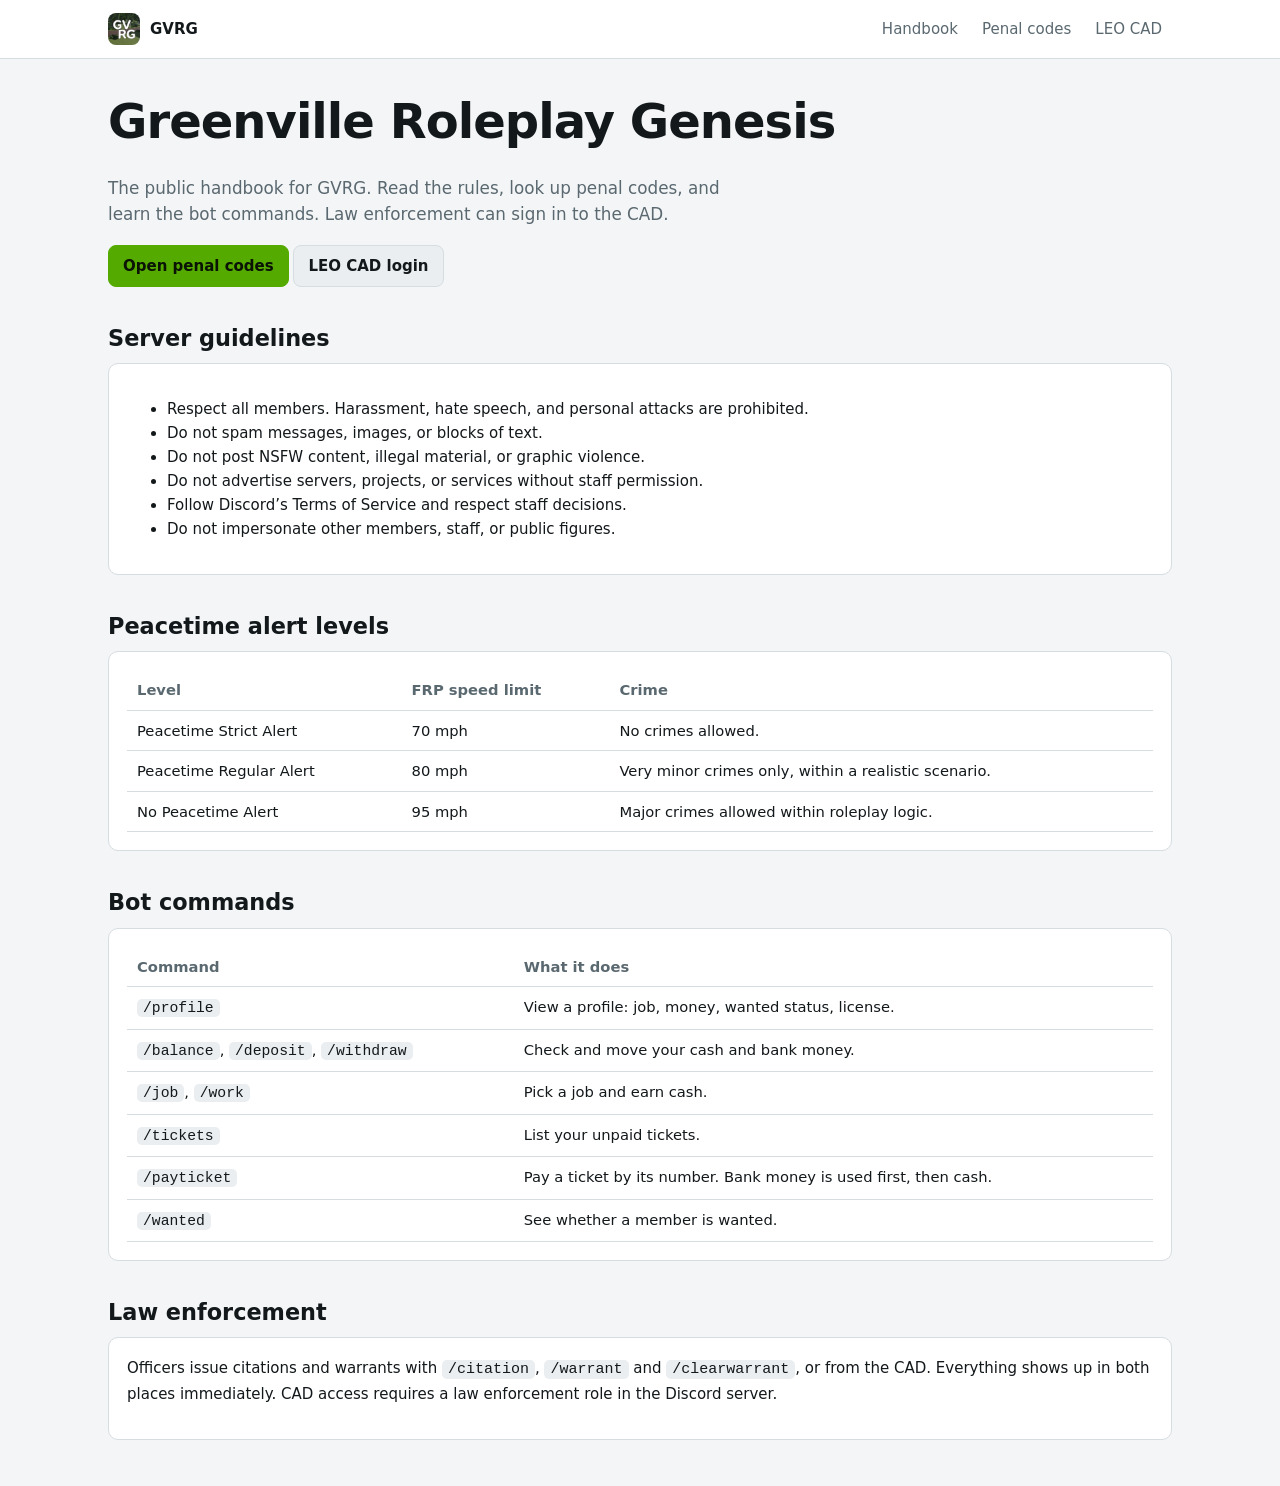
<file: static/index.html>
<!doctype html><html lang="en"><head><meta charset="utf-8"><meta name="viewport" content="width=device-width,initial-scale=1"><link rel="icon" href="/static/favicon.ico"><link rel="stylesheet" href="/static/style.css"><title>GVRG Handbook</title></head><body><header class="top"><div class="wrap"><a class="brand" href="/"><img src="/static/logo.png" alt="">GVRG</a><nav><a href="/" data-p="/">Handbook</a><a href="/penal-codes" data-p="/penal-codes">Penal codes</a><a href="/cad" data-p="/cad">LEO CAD</a></nav></div></header><script>document.querySelectorAll("nav a").forEach(a=>{if(a.dataset.p===location.pathname)a.classList.add("on")})</script>
<main><div class="wrap">
<h1>Greenville Roleplay Genesis</h1>
<p class="lead">The public handbook for GVRG. Read the rules, look up penal codes, and learn the bot commands. Law enforcement can sign in to the CAD.</p>
<p><a class="btn pri" href="/penal-codes">Open penal codes</a> <a class="btn" href="/cad">LEO CAD login</a></p>

<section><h2>Server guidelines</h2><div class="panel"><ul>
<li>Respect all members. Harassment, hate speech, and personal attacks are prohibited.</li>
<li>Do not spam messages, images, or blocks of text.</li>
<li>Do not post NSFW content, illegal material, or graphic violence.</li>
<li>Do not advertise servers, projects, or services without staff permission.</li>
<li>Follow Discord’s Terms of Service and respect staff decisions.</li>
<li>Do not impersonate other members, staff, or public figures.</li></ul></div></section>

<section><h2>Peacetime alert levels</h2><div class="tw panel"><table>
<tr><th>Level</th><th>FRP speed limit</th><th>Crime</th></tr>
<tr><td>Peacetime Strict Alert</td><td>70 mph</td><td>No crimes allowed.</td></tr>
<tr><td>Peacetime Regular Alert</td><td>80 mph</td><td>Very minor crimes only, within a realistic scenario.</td></tr>
<tr><td>No Peacetime Alert</td><td>95 mph</td><td>Major crimes allowed within roleplay logic.</td></tr></table></div></section>

<section><h2>Bot commands</h2><div class="tw panel"><table>
<tr><th>Command</th><th>What it does</th></tr>
<tr><td><code>/profile</code></td><td>View a profile: job, money, wanted status, license.</td></tr>
<tr><td><code>/balance</code>, <code>/deposit</code>, <code>/withdraw</code></td><td>Check and move your cash and bank money.</td></tr>
<tr><td><code>/job</code>, <code>/work</code></td><td>Pick a job and earn cash.</td></tr>
<tr><td><code>/tickets</code></td><td>List your unpaid tickets.</td></tr>
<tr><td><code>/payticket</code></td><td>Pay a ticket by its number. Bank money is used first, then cash.</td></tr>
<tr><td><code>/wanted</code></td><td>See whether a member is wanted.</td></tr></table></div></section>

<section><h2>Law enforcement</h2><div class="panel"><p>Officers issue citations and warrants with <code>/citation</code>, <code>/warrant</code> and <code>/clearwarrant</code>, or from the CAD. Everything shows up in both places immediately. CAD access requires a law enforcement role in the Discord server.</p></div></section>
</div></main></body></html>
</file>
<file: static/style.css>
:root{--bg:#0f1316;--panel:#171c20;--panel2:#1e252a;--line:#2b343a;--tx:#e9eef0;--mut:#8f9ca4;--g:#55aa00;--gt:#7fd11f;--warn:#e0a82e;--bad:#e5645a;color-scheme:dark}
@media (prefers-color-scheme:light){:root{--bg:#f3f5f6;--panel:#fff;--panel2:#eaeef0;--line:#d6dde1;--tx:#13181b;--mut:#5a6870;--gt:#3f7f00;--warn:#9a6a00;--bad:#c13b31;color-scheme:light}}
*{box-sizing:border-box}body{margin:0;background:var(--bg);color:var(--tx);font:15px/1.6 system-ui,-apple-system,"Segoe UI",Roboto,sans-serif}
a{color:var(--gt)}h1,h2,h3{line-height:1.2;margin:0 0 .5em}h1{font-size:clamp(1.9rem,4.5vw,3rem);letter-spacing:-.02em}h2{font-size:1.4rem}h3{font-size:1.05rem}p{margin:0 0 1em}
.wrap{max-width:1100px;margin:0 auto;padding:0 18px}
header.top{background:var(--panel);border-bottom:1px solid var(--line);position:sticky;top:0;z-index:5}
header.top .wrap{display:flex;align-items:center;gap:18px;height:58px}
.brand{display:flex;align-items:center;gap:10px;font-weight:700;color:var(--tx);text-decoration:none}.brand img{width:32px;height:32px;border-radius:8px}
header nav{display:flex;gap:4px;margin-left:auto;align-items:center;flex-wrap:wrap}
header nav a{color:var(--mut);text-decoration:none;padding:6px 10px;border-radius:6px}header nav a:hover,header nav a.on{color:var(--tx);background:var(--panel2)}
.btn,button{font:inherit;font-weight:600;cursor:pointer;border:1px solid var(--line);background:var(--panel2);color:var(--tx);padding:8px 14px;border-radius:8px;text-decoration:none;display:inline-block}
.btn.pri,button.pri{background:var(--g);border-color:var(--g);color:#0a1304}.btn:hover,button:hover{filter:brightness(1.12)}
button.bad{color:var(--bad)}button.sm{padding:3px 10px;font-size:.85rem}
:focus-visible{outline:2px solid var(--gt);outline-offset:2px}
main{padding:34px 0 60px}.lead{color:var(--mut);max-width:60ch;font-size:1.05rem}
.grid{display:grid;gap:14px;grid-template-columns:repeat(auto-fit,minmax(260px,1fr))}
.panel{background:var(--panel);border:1px solid var(--line);border-radius:10px;padding:18px}
section{margin-top:38px}
table{width:100%;border-collapse:collapse;font-size:.92rem}th,td{text-align:left;padding:8px 10px;border-bottom:1px solid var(--line);vertical-align:top}th{color:var(--mut);font-weight:600}
.tw{overflow-x:auto}code{background:var(--panel2);padding:1px 6px;border-radius:5px}
input,select,textarea{font:inherit;color:var(--tx);background:var(--bg);border:1px solid var(--line);border-radius:8px;padding:8px 10px;width:100%}
label{display:block;color:var(--mut);font-size:.85rem;margin-bottom:10px}label input,label select{margin-top:4px}
.tag{display:inline-block;padding:1px 9px;border-radius:99px;font-size:.78rem;font-weight:600;background:var(--panel2)}
.tag.ok{color:var(--gt)}.tag.warn{color:var(--warn)}.tag.bad{color:var(--bad)}
.tabs{display:flex;gap:4px;border-bottom:1px solid var(--line);margin-bottom:20px}
.tabs button{border:0;border-bottom:2px solid transparent;border-radius:0;background:none;color:var(--mut)}.tabs button.on{color:var(--tx);border-color:var(--g)}
.err{border-color:var(--bad);color:var(--bad)}.empty{color:var(--mut);padding:18px;text-align:center}
.who{display:flex;gap:14px;align-items:center}.who img{width:56px;height:56px;border-radius:50%;background:var(--panel2)}
.cols{display:grid;gap:14px;grid-template-columns:1fr 1fr}@media (max-width:760px){.cols{grid-template-columns:1fr}}
.toast{position:fixed;bottom:18px;left:50%;transform:translateX(-50%);background:var(--panel2);border:1px solid var(--line);padding:10px 16px;border-radius:8px;z-index:9}
</file>
